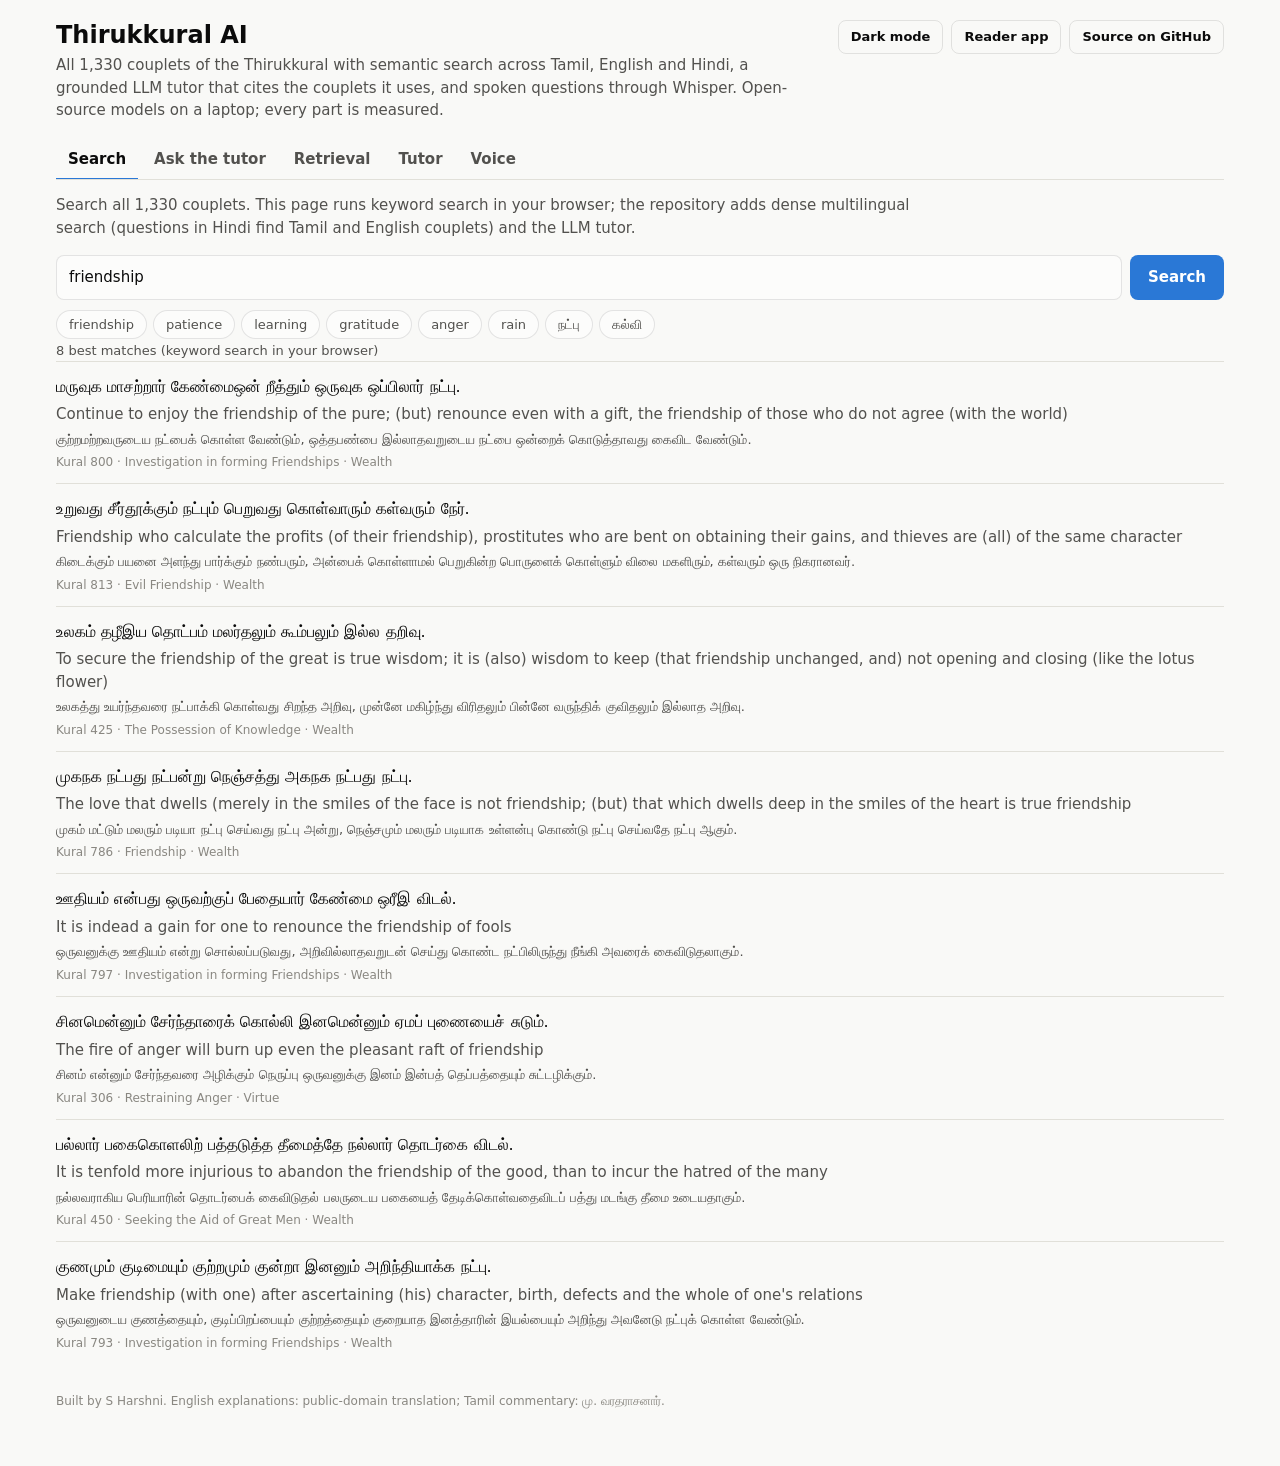
<file: docs/index.html>
<!doctype html>
<html lang="en">
<head>
<meta charset="utf-8">
<meta name="viewport" content="width=device-width, initial-scale=1">
<title>Thirukkural AI</title>
<meta name="description" content="Multilingual semantic search, a grounded LLM tutor and voice questions over all 1,330 Thirukkural couplets, with measured retrieval and answer quality.">
<link rel="stylesheet" href="style.css">
</head>
<body>
<div class="wrap">
  <header class="top">
    <div>
      <h1>Thirukkural AI</h1>
      <p class="lede" id="lede">Loading…</p>
    </div>
    <div class="actions">
      <button class="ghost" type="button" id="theme">Dark mode</button>
      <a class="ghost" id="app" href="#" hidden>Reader app</a>
      <a class="ghost" id="src" href="#">Source on GitHub</a>
    </div>
  </header>
  <nav class="tabs" id="tabs" aria-label="Sections"></nav>
  <main id="main"></main>
  <footer class="foot" id="foot"></footer>
</div>
<script src="charts.js"></script>
<script src="app.js"></script>
</body>
</html>
</file>
<file: docs/style.css>
/* Colour roles. Marks use the series slots; text always uses the ink tokens. */
:root {
  color-scheme: light;
  --page: #f9f9f7; --surface: #fcfcfb; --ink: #0b0b0b; --ink2: #52514e; --muted: #898781;
  --grid: #e1e0d9; --axis: #c3c2b7; --border: rgba(11, 11, 11, .10); --wash: rgba(11, 11, 11, .04);
  --series-1: #2a78d6; --series-2: #eb6834; --series-3: #1baf7a;
  --good: #0ca30c; --good-text: #006300;
  --seq-0: #cde2fb; --seq-1: #9ec5f4; --seq-2: #6da7ec; --seq-3: #3987e5; --seq-4: #256abf; --seq-5: #184f95; --seq-6: #0d366b;
  --seq-ink-0: #0b0b0b; --seq-ink-1: #0b0b0b; --seq-ink-2: #0b0b0b; --seq-ink-3: #0b0b0b; --seq-ink-4: #fff; --seq-ink-5: #fff; --seq-ink-6: #fff;
}
@media (prefers-color-scheme: dark) {
  :root:where(:not([data-theme="light"])) {
    color-scheme: dark;
    --page: #0d0d0d; --surface: #1a1a19; --ink: #fff; --ink2: #c3c2b7; --muted: #898781;
    --grid: #2c2c2a; --axis: #383835; --border: rgba(255, 255, 255, .10); --wash: rgba(255, 255, 255, .05);
    --series-1: #3987e5; --series-2: #d95926; --series-3: #199e70;
    --good: #0ca30c; --good-text: #0ca30c;
    --seq-0: #0d366b; --seq-1: #184f95; --seq-2: #256abf; --seq-3: #3987e5; --seq-4: #6da7ec; --seq-5: #9ec5f4; --seq-6: #cde2fb;
    --seq-ink-0: #fff; --seq-ink-1: #fff; --seq-ink-2: #fff; --seq-ink-3: #0b0b0b; --seq-ink-4: #0b0b0b; --seq-ink-5: #0b0b0b; --seq-ink-6: #0b0b0b;
  }
}
:root[data-theme="dark"] {
  color-scheme: dark;
  --page: #0d0d0d; --surface: #1a1a19; --ink: #fff; --ink2: #c3c2b7; --muted: #898781;
  --grid: #2c2c2a; --axis: #383835; --border: rgba(255, 255, 255, .10); --wash: rgba(255, 255, 255, .05);
  --series-1: #3987e5; --series-2: #d95926; --series-3: #199e70;
  --good: #0ca30c; --good-text: #0ca30c;
  --seq-0: #0d366b; --seq-1: #184f95; --seq-2: #256abf; --seq-3: #3987e5; --seq-4: #6da7ec; --seq-5: #9ec5f4; --seq-6: #cde2fb;
  --seq-ink-0: #fff; --seq-ink-1: #fff; --seq-ink-2: #fff; --seq-ink-3: #0b0b0b; --seq-ink-4: #0b0b0b; --seq-ink-5: #0b0b0b; --seq-ink-6: #0b0b0b;
}

* { box-sizing: border-box; }
body { margin: 0; background: var(--page); color: var(--ink); font: 15px/1.5 system-ui, -apple-system, "Segoe UI", sans-serif; }
.wrap { max-width: 1200px; margin: 0 auto; padding: 20px 16px 56px; }
h1 { font-size: 24px; margin: 0 0 4px; line-height: 1.25; }
h2 { font-size: 18px; margin: 28px 0 4px; }
h3 { font-size: 15px; margin: 0; font-weight: 600; }
p { margin: 0; }
a { color: inherit; }
[hidden] { display: none !important; }

.top { display: flex; justify-content: space-between; align-items: flex-start; gap: 16px; flex-wrap: wrap; }
.lede { color: var(--ink2); max-width: 760px; }
.actions { display: flex; gap: 8px; flex-wrap: wrap; }
.ghost { font: inherit; font-size: 13px; font-weight: 600; color: var(--ink); background: transparent; border: 1px solid var(--border);
  border-radius: 8px; padding: 6px 12px; cursor: pointer; text-decoration: none; white-space: nowrap; }
.ghost:hover { background: var(--wash); }

.tabs { display: flex; gap: 4px; margin: 18px 0 4px; border-bottom: 1px solid var(--grid); overflow-x: auto; }
.tabs button { font: inherit; font-weight: 600; color: var(--ink2); background: none; border: 0; border-bottom: 2px solid transparent;
  padding: 8px 12px; margin-bottom: -1px; cursor: pointer; white-space: nowrap; }
.tabs button:hover { color: var(--ink); }
.tabs button[aria-selected="true"] { color: var(--ink); border-bottom-color: var(--series-1); }

.intro { color: var(--ink2); margin: 14px 0 4px; max-width: 860px; }
.grid { display: grid; gap: 14px; margin-top: 14px; grid-template-columns: repeat(2, minmax(0, 1fr)); }
.grid > .wide { grid-column: 1 / -1; }
.tiles { display: grid; gap: 14px; margin-top: 14px; grid-template-columns: repeat(4, minmax(0, 1fr)); }
.tile, .card { background: var(--surface); border: 1px solid var(--border); border-radius: 10px; min-width: 0; margin: 0; }
.tile { padding: 14px 16px; }
.tile .label { color: var(--ink2); font-size: 13px; }
.tile .value { font-size: 28px; font-weight: 600; line-height: 1.2; margin: 2px 0; }
.tile .note { color: var(--muted); font-size: 12px; }
.card { padding: 16px; }
.card-head { display: flex; justify-content: space-between; align-items: flex-start; gap: 12px; margin-bottom: 10px; }
.sub { color: var(--ink2); font-size: 13px; margin-top: 2px; }
.note-list { color: var(--ink2); font-size: 13px; margin: 12px 0 0; padding-left: 18px; }
.note-list li { margin-bottom: 4px; }

.legend { display: flex; flex-wrap: wrap; gap: 6px 16px; font-size: 13px; color: var(--ink2); margin-bottom: 8px; }
.legend span { display: inline-flex; align-items: center; gap: 6px; }
.legend i { display: inline-block; width: 14px; height: 3px; border-radius: 2px; }
.legend i.box { width: 10px; height: 10px; border-radius: 2px; }
.legend i.dot { width: 9px; height: 9px; border-radius: 50%; }

.plot { min-width: 0; }
.plot svg { display: block; overflow: visible; outline: none; }
.plot svg:focus-visible { outline: 2px solid var(--series-1); outline-offset: 2px; border-radius: 4px; }
.grid-line { stroke: var(--grid); stroke-width: 1; }
.axis-line { stroke: var(--axis); stroke-width: 1; }
.tick { fill: var(--muted); font-size: 11px; font-variant-numeric: tabular-nums; }
.axis-title { fill: var(--muted); font-size: 11px; }
.cap { fill: var(--ink2); font-size: 11px; font-variant-numeric: tabular-nums; }
.end-label { fill: var(--ink2); font-size: 11px; }
.line { fill: none; stroke-width: 2; stroke-linejoin: round; stroke-linecap: round; }
.area { stroke: none; opacity: .1; }
.cross { stroke: var(--axis); stroke-width: 1; }
.ring { stroke: var(--surface); stroke-width: 2; }
.col:hover, .col.on { opacity: .8; }

.hbars { display: grid; gap: 8px; }
.hrow { display: grid; grid-template-columns: minmax(90px, 34%) 1fr; gap: 10px; align-items: center; font-size: 13px; border-radius: 4px; }
.hrow:hover { background: var(--wash); }
.hrow .name { color: var(--ink2); overflow-wrap: anywhere; line-height: 1.3; }
.hrow .bars { display: grid; gap: 2px; }
.hrow .track { display: flex; align-items: center; gap: 8px; min-width: 0; }
.hrow .bar { height: 12px; border-radius: 0 4px 4px 0; min-width: 2px; flex: none; }
.hrow .val { color: var(--ink); font-variant-numeric: tabular-nums; white-space: nowrap; }

table { width: 100%; border-collapse: collapse; font-size: 13px; }
th, td { text-align: left; padding: 6px 8px; border-bottom: 1px solid var(--grid); vertical-align: top; }
th { color: var(--ink2); font-weight: 600; font-size: 12px; }
td.num, th.num { text-align: right; font-variant-numeric: tabular-nums; white-space: nowrap; }
tr.best td { font-weight: 600; }
.scroll { overflow: auto; max-height: 380px; }
.table-box { overflow-x: auto; }

.heat { border-collapse: separate; border-spacing: 2px; font-size: 12px; }
.heat th, .heat td { border: 0; padding: 4px 6px; text-align: center; font-variant-numeric: tabular-nums; white-space: nowrap; }
.heat th.row { text-align: left; font-weight: 400; color: var(--ink2); }
.heat td { border-radius: 3px; min-width: 38px; }
.heat td.s0 { background: var(--seq-0); color: var(--seq-ink-0); } .heat td.s1 { background: var(--seq-1); color: var(--seq-ink-1); }
.heat td.s2 { background: var(--seq-2); color: var(--seq-ink-2); } .heat td.s3 { background: var(--seq-3); color: var(--seq-ink-3); }
.heat td.s4 { background: var(--seq-4); color: var(--seq-ink-4); } .heat td.s5 { background: var(--seq-5); color: var(--seq-ink-5); }
.heat td.s6 { background: var(--seq-6); color: var(--seq-ink-6); }
.scale { display: flex; align-items: center; gap: 6px; font-size: 12px; color: var(--ink2); margin-top: 10px; }
.scale i { display: inline-block; width: 22px; height: 10px; border-radius: 2px; }

.control { display: flex; align-items: center; gap: 8px; flex-wrap: wrap; margin-top: 14px; font-size: 13px; color: var(--ink2); }
select { font: inherit; font-size: 13px; color: var(--ink); background: var(--surface); border: 1px solid var(--border); border-radius: 8px;
  padding: 6px 8px; max-width: 100%; }

.status { display: inline-flex; align-items: center; gap: 6px; color: var(--good-text); font-weight: 600; white-space: nowrap; }
.status::before { content: "✓"; display: inline-grid; place-items: center; width: 16px; height: 16px; border-radius: 50%;
  background: var(--good); color: #fff; font-size: 11px; }
.status.miss { color: var(--ink2); }
.status.miss::before { content: "✕"; background: var(--muted); }
pre.sql { margin: 6px 0 14px; padding: 10px 12px; background: var(--wash); border: 1px solid var(--border); border-radius: 8px;
  font: 12.5px/1.5 ui-monospace, SFMono-Regular, Menlo, monospace; white-space: pre-wrap; overflow-wrap: anywhere; }
.meter { display: inline-block; height: 8px; border-radius: 0 4px 4px 0; background: var(--series-1); vertical-align: middle; min-width: 2px; }

.tip { position: fixed; z-index: 10; pointer-events: none; background: var(--surface); color: var(--ink); border: 1px solid var(--border);
  border-radius: 8px; padding: 8px 10px; font-size: 12px; box-shadow: 0 4px 16px rgba(0, 0, 0, .14); max-width: 280px; }
.tip-title { color: var(--ink2); margin-bottom: 4px; }
.tip-row { display: flex; align-items: center; gap: 6px; white-space: nowrap; }
.tip-row i { display: inline-block; width: 10px; height: 3px; border-radius: 2px; flex: none; }
.tip-row strong { font-variant-numeric: tabular-nums; }
.tip-row span { color: var(--ink2); }

.foot { color: var(--muted); font-size: 12px; margin-top: 28px; }

@media (max-width: 860px) {
  .grid { grid-template-columns: minmax(0, 1fr); }
  .tiles { grid-template-columns: repeat(2, minmax(0, 1fr)); }
  .tile .value { font-size: 22px; }
}
.ask { display: flex; gap: 8px; margin-top: 16px; flex-wrap: wrap; }
.ask input { flex: 1 1 320px; font: inherit; color: var(--ink); background: var(--surface); border: 1px solid var(--border); border-radius: 8px; padding: 10px 12px; }
.ask button { font: inherit; font-weight: 600; color: #fff; background: var(--series-1); border: 0; border-radius: 8px; padding: 10px 18px; cursor: pointer; }
.chips { display: flex; gap: 6px; flex-wrap: wrap; margin-top: 10px; }
.chips button { font: inherit; font-size: 13px; color: var(--ink2); background: var(--surface); border: 1px solid var(--border); border-radius: 99px; padding: 4px 12px; cursor: pointer; }
.answer { font-size: 17px; margin-top: 4px; }
.passage { border-top: 1px solid var(--grid); padding: 10px 0; font-size: 14px; color: var(--ink2); }
.passage b.t { color: var(--ink); }
.passage mark { background: var(--seq-0); color: var(--seq-ink-0); border-radius: 3px; padding: 0 2px; }

/* call transcripts */
.call { display: grid; gap: 8px; margin-top: 10px; }
.bubble { max-width: 78%; padding: 8px 12px; border-radius: 12px; font-size: 14px; line-height: 1.45; border: 1px solid var(--border); }
.bubble.agent { justify-self: start; background: var(--surface); border-top-left-radius: 4px; }
.bubble.customer { justify-self: end; background: var(--wash); border-top-right-radius: 4px; }
.bubble .who { display: block; font-size: 11px; color: var(--muted); margin-bottom: 2px; }
.tags { display: flex; gap: 4px; flex-wrap: wrap; margin-top: 4px; }
.tag { font-size: 11px; color: var(--ink2); border: 1px solid var(--border); border-radius: 99px; padding: 0 7px; }
.tag.flag { color: var(--series-2); border-color: var(--series-2); }
.outcome { margin-top: 10px; font-size: 14px; }
.steps { counter-reset: s; list-style: none; padding: 0; margin: 8px 0 0; display: grid; gap: 8px; }
.steps li { counter-increment: s; padding-left: 30px; position: relative; font-size: 14px; color: var(--ink2); }
.steps li::before { content: counter(s); position: absolute; left: 0; top: 0; width: 20px; height: 20px; border-radius: 50%;
  background: var(--series-1); color: #fff; font-size: 12px; display: grid; place-items: center; }
.steps b { color: var(--ink); }
audio { width: 100%; max-width: 420px; margin-top: 6px; }
.kural { border-top: 1px solid var(--grid); padding: 12px 0; }
.kural .ta { font-size: 16px; color: var(--ink); line-height: 1.6; }
.kural .en { color: var(--ink2); margin-top: 4px; }
.kural .meta { color: var(--muted); font-size: 12px; margin-top: 4px; }
.kural .com { color: var(--ink2); font-size: 13px; margin-top: 4px; }
</file>
